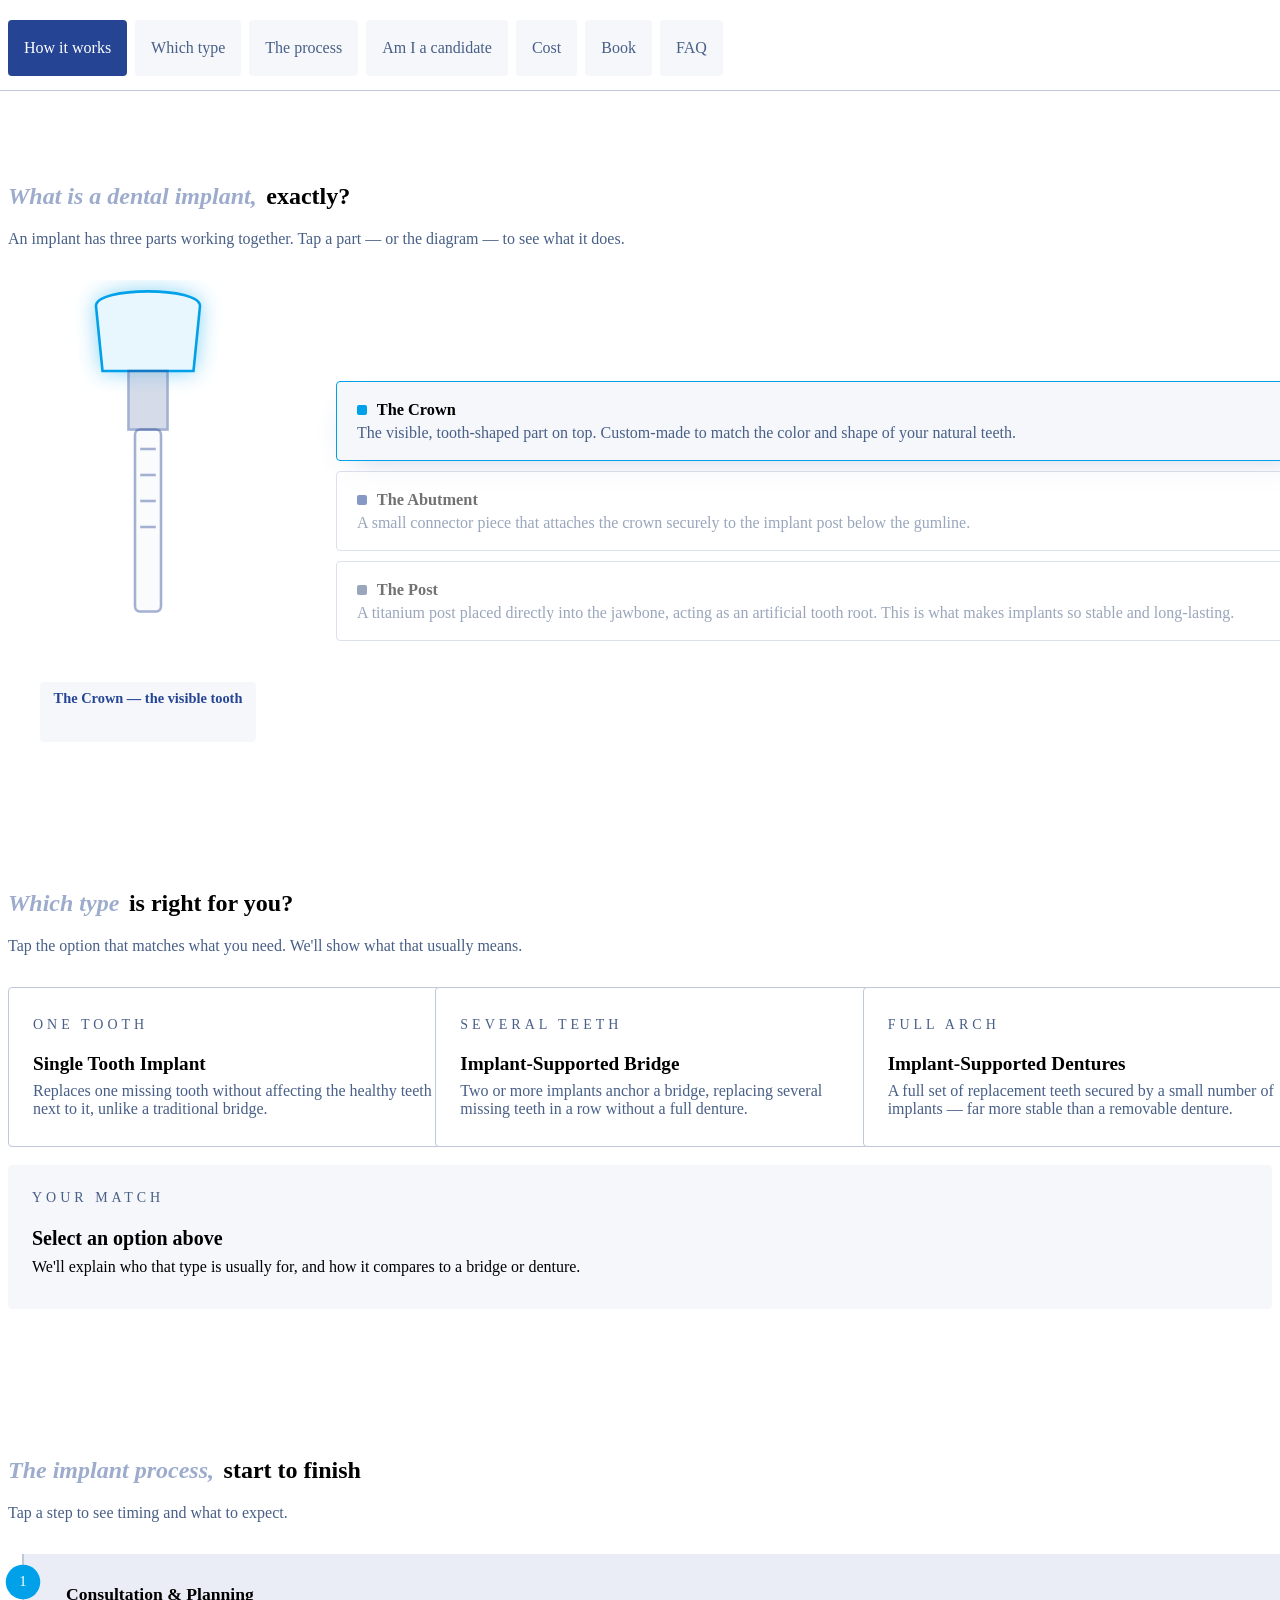
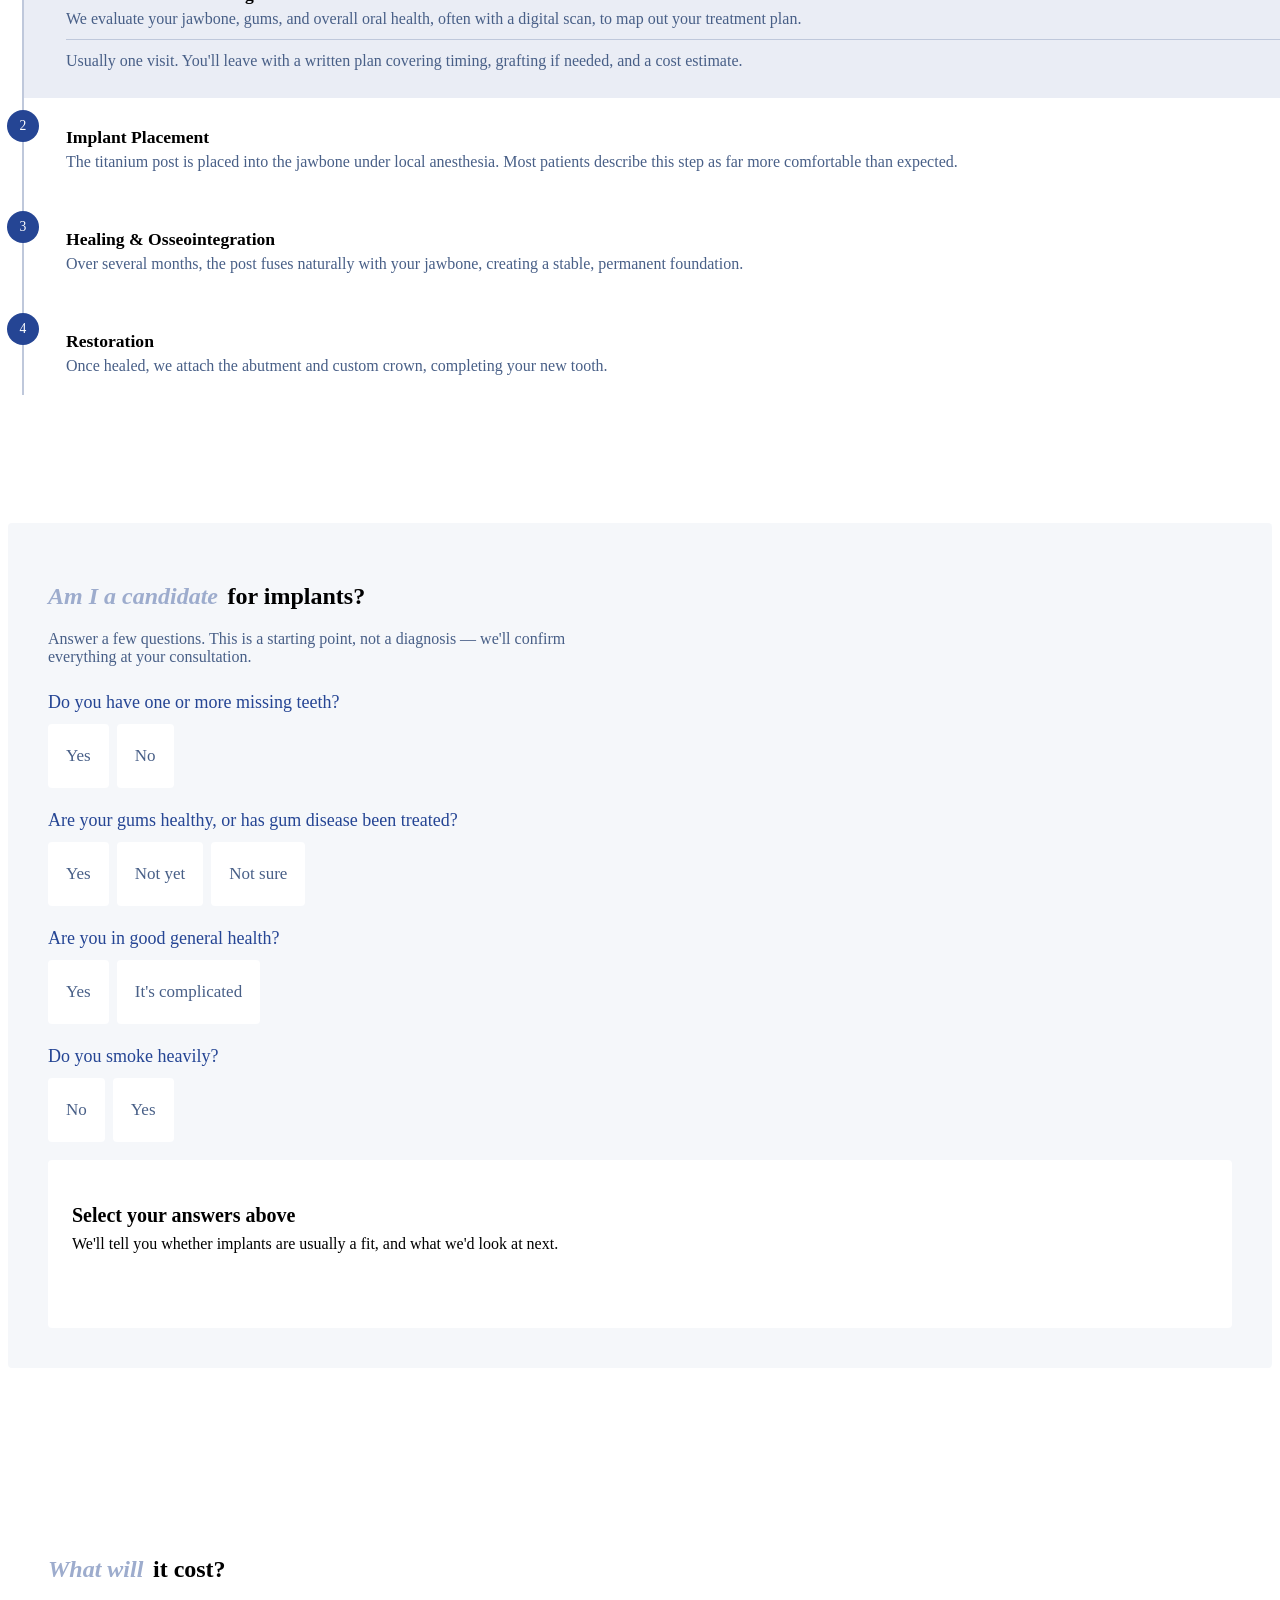
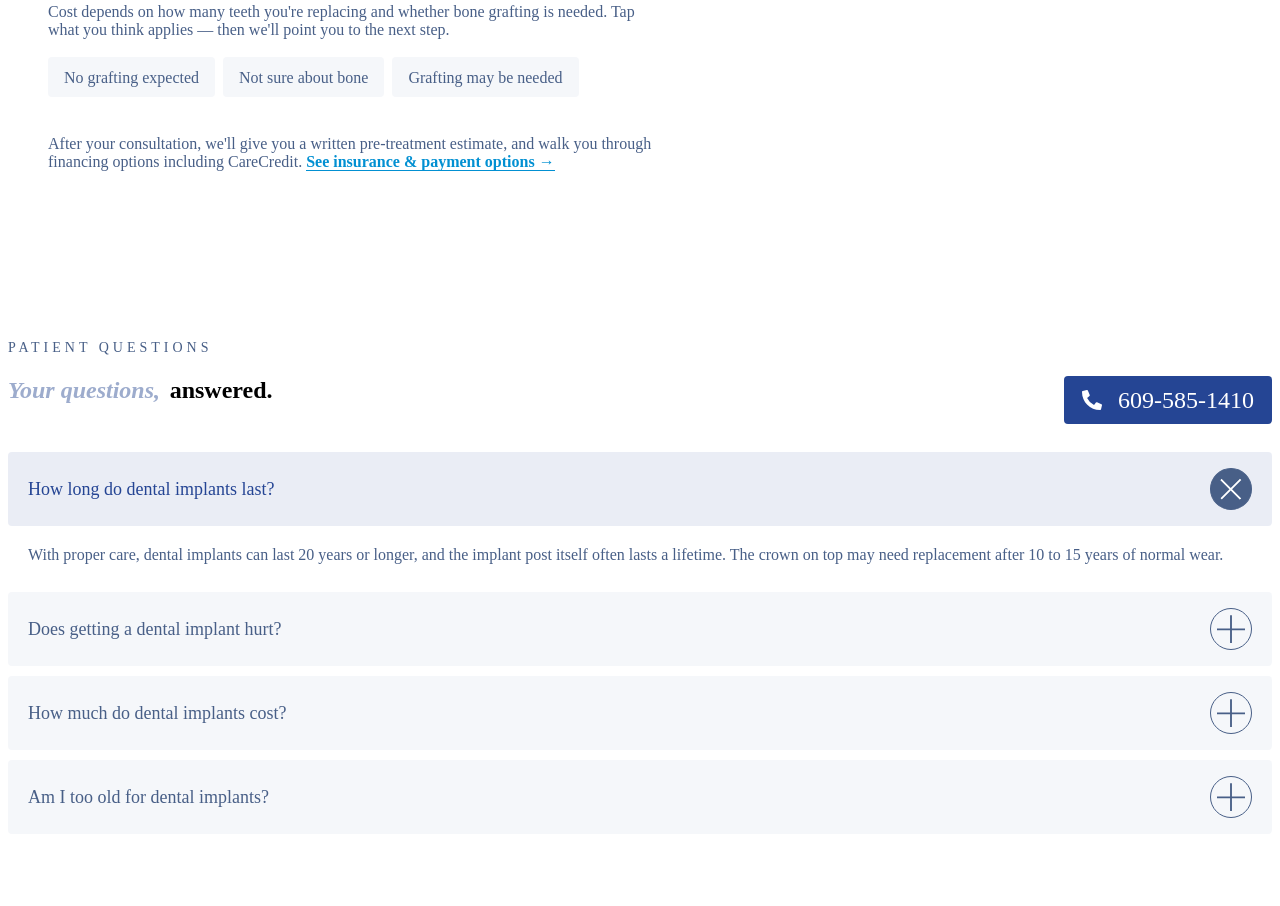
<file: wb/dental-implants.html>
<head>
<script type="application/ld+json">
{
  "@context": "https://schema.org",
  "@type": "FAQPage",
  "mainEntity": [
    {
      "@type": "Question",
      "name": "How long do dental implants last?",
      "acceptedAnswer": {
        "@type": "Answer",
        "text": "With proper care, dental implants can last 20 years or longer, and the implant post itself often lasts a lifetime. The crown on top may need replacement after 10 to 15 years of normal wear."
      }
    },
    {
      "@type": "Question",
      "name": "Does getting a dental implant hurt?",
      "acceptedAnswer": {
        "@type": "Answer",
        "text": "The placement procedure is done under local anesthesia, so you shouldn't feel pain during the procedure. Mild soreness afterward is normal and typically managed with over-the-counter pain relievers for a few days."
      }
    },
    {
      "@type": "Question",
      "name": "How much do dental implants cost?",
      "acceptedAnswer": {
        "@type": "Answer",
        "text": "Cost depends on how many teeth are being replaced and whether bone grafting is needed. We provide a written pre-treatment estimate after your consultation so you know the full cost before deciding to move forward."
      }
    },
    {
      "@type": "Question",
      "name": "Am I too old for dental implants?",
      "acceptedAnswer": {
        "@type": "Answer",
        "text": "There's no upper age limit for dental implants. What matters most is having healthy gums and enough jawbone to support the implant, which we evaluate during your consultation."
      }
    }
  ]
}
</script>

<style>
  :root{
    --bg:            #FFFFFF;
    --bg-panel:      #9daccd1a;
    --bg-open:       #9daccd36;
    --navy:          #254594;
    --navy-deep:     #01a1ea;
    --ink:           #485f87;
    --ink-soft:      #485f87;
    --line:          #bfc8db;
    --urgent:        #01a1ea;
    --urgent-dark:   #0290d2;
    --urgent-tint:   #e8f7fd;
    --gold:          #01a1ea;
    --gold-tint:     #e8f7fd;
    --white:         #FFFFFF;
    --primary:       #9daccd;

    --radius: 4px;
    --shadow: 0 12px 32px -16px rgba(37, 69, 148, 0.28);
  }


  img, svg{ max-width:100%; height:auto; }

  .title-lead{
    font-style:italic;
    font-weight:600;
    color:var(--primary);
    padding-right:.15em;
  }

  .eyebrow{
    margin:0 0 16px;
    font-size:14px;
    font-weight:300;
    line-height:18px;
    letter-spacing:4px;
    text-transform:uppercase;
    color:var(--ink);
  }


  section{
    padding:64px 0;
    scroll-margin-top:88px;
  }

  .reveal{
    opacity:0;
    transform:translateY(18px);
    transition:opacity .6s ease, transform .6s ease;
  }
  .reveal.is-visible{ opacity:1; transform:none; }

  .btn{
    display:inline-flex;
    align-items:center;
    justify-content:center;
    min-height:44px;
    padding:10px 18px;
    border-radius:4px;
    border:0;
    background:var(--navy);
    color:var(--white);
    font-size:18px;
    font-weight:500;
    line-height:24px;
    text-transform:uppercase;
    letter-spacing:.04em;
    text-decoration:none;
    cursor:pointer;
    transition:background-color .2s ease, color .2s ease;
  }
  .btn:hover,
  .btn:focus-visible{
    background:var(--gold);
    color:var(--white);
  }
  .btn:focus-visible{ outline:2px solid var(--gold); outline-offset:3px; }
  .btn-secondary{
    background:transparent;
    color:var(--navy);
    box-shadow:inset 0 0 0 1.5px currentColor;
  }
  .btn-secondary:hover,
  .btn-secondary:focus-visible{
    background:var(--gold);
    color:var(--white);
    box-shadow:none;
  }
  .hero-cta{ display:flex; flex-wrap:wrap; gap:8px; margin-top:1.4em; }

  .phone-btn{
    display:inline-flex;
    flex-shrink:0;
    align-items:center;
    gap:16px;
    padding:12px 18px;
    border-radius:4px;
    background:var(--navy);
    color:var(--white);
    font-family:var(--display);
    font-size:24px;
    font-weight:400;
    line-height:24px;
    text-decoration:none;
    text-transform:none;
    letter-spacing:0;
    transition:background-color .2s ease;
  }
  .phone-btn:hover,
  .phone-btn:focus-visible{
    background:var(--gold);
    color:var(--white);
  }
  .phone-btn:focus-visible{ outline:2px solid var(--gold); outline-offset:3px; }
  .phone-btn svg{ display:block; width:20px; height:20px; fill:currentColor; }

  .jump{
    position:sticky;
    top:0;
    z-index:50;
    display:block;
    margin:0 -24px 8px;
    padding:12px 24px 14px;
    background:rgba(255,255,255,.96);
    border-bottom:1px solid var(--line);
    backdrop-filter:blur(10px);
    -webkit-backdrop-filter:blur(10px);
  }
  .jump-inner{
    display:flex;
    flex-wrap:wrap;
    gap:8px;
  }
  .jump a{
    display:inline-flex;
    align-items:center;
    min-height:40px;
    padding:8px 16px;
    border-radius:4px;
    background:var(--bg-panel);
    color:var(--ink);
    font-family:var(--display);
    font-size:16px;
    font-weight:400;
    line-height:1.2;
    text-decoration:none;
    transition:background-color .2s ease, color .2s ease;
  }
  .jump a:hover,
  .jump a:focus-visible,
  .jump a.is-active{
    background:var(--navy);
    color:var(--white);
  }
  .jump a:focus-visible{ outline:2px solid var(--gold); outline-offset:3px; }

  .section-head{ max-width:720px; margin-bottom:2em; }
  .section-head p{ color:var(--ink-soft); margin:0; }

  .faq-head{
    display:flex;
    align-items:flex-end;
    justify-content:space-between;
    gap:24px 32px;
    margin-bottom:28px;
  }
  .faq-head .section-head{ margin-bottom:0; }
.btn a{
  text-decoration:none;
}
  /* ANATOMY */
  .anatomy-wrap{
    display:grid;
    grid-template-columns:280px 1fr;
    gap:48px;
    align-items:center;
  }

  .anatomy-stage{
    position:relative;
    display:flex;
    flex-direction:column;
    align-items:center;
    gap:12px;
  }
  .anatomy-svg{ width:100%; max-width:260px; margin:0 auto; display:block; }
  .anatomy-layer{
    cursor:pointer;
    transition:opacity .2s ease, filter .2s ease;
  }
  .anatomy-svg .anatomy-layer{ opacity:.42; }
  .anatomy-layer:hover,
  .anatomy-layer.is-active{ opacity:1; }
  .anatomy-layer.is-active{ filter:drop-shadow(0 0 8px rgba(1,161,234,.45)); }

  .anatomy-caption{
    min-height:44px;
    padding:8px 14px;
    border-radius:4px;
    background:var(--bg-panel);
    color:var(--navy);
    font-size:.9rem;
    font-weight:600;
    text-align:center;
  }

  .anatomy-list{ display:flex; flex-direction:column; gap:10px; }
  .anatomy-item{
    background:var(--white);
    border:1.5px solid var(--line);
    border-radius:var(--radius);
    padding:18px 20px;
    cursor:pointer;
    text-align:left;
    width:100%;
    color:inherit;
    transition:border-color .2s ease, box-shadow .2s ease, background .2s ease, opacity .2s ease;
  }
  .anatomy-item:hover{ border-color:var(--navy); }
  .anatomy-item.is-active{
    border-color:var(--gold);
    box-shadow:var(--shadow);
    background:var(--bg-panel);
  }
  .anatomy-item.is-dim{ opacity:.55; }
  .anatomy-item:focus-visible{ outline:2px solid var(--gold); outline-offset:3px; }
  .anatomy-item h3{ font-size:1.02rem; margin:0 0 .25em; display:flex; align-items:center; gap:.6em; }
  .anatomy-swatch{ width:10px; height:10px; border-radius:2px; flex-shrink:0; }
  .anatomy-item p{ margin:0; color:var(--ink-soft); }

  /* TYPES */
  .types-grid{
    display:grid;
    grid-template-columns:repeat(auto-fit, minmax(min(100%, 260px), 1fr));
    gap:18px;
  }
  .type-card{
    background:var(--white);
    border:1.5px solid var(--line);
    border-radius:var(--radius);
    padding:28px 24px;
    cursor:pointer;
    text-align:left;
    color:inherit;
    width:100%;
    transition:border-color .2s ease, box-shadow .2s ease, background .2s ease, opacity .2s ease;
  }
  .type-card:hover{ border-color:var(--navy); }
  .type-card.is-active{
    background:var(--navy);
    border-color:var(--navy);
  }
  .type-card.is-active .eyebrow,
  .type-card.is-active h3,
  .type-card.is-active p{ color:var(--white); }
  .type-card.is-dim{ opacity:.55; }
  .type-card:focus-visible{ outline:2px solid var(--gold); outline-offset:3px; }
  .type-card .eyebrow{ margin-bottom:.6em; }
  .type-card h3{ font-size:1.2rem; margin-bottom:.4em; }
  .type-card p{ color:var(--ink-soft); margin:0; }

  .type-result{
    margin-top:18px;
    padding:24px;
    border-radius:4px;
    background:var(--bg-panel);
    min-height:96px;
    transition:background .25s ease, color .25s ease;
  }
  .type-result.is-picked{
    background:var(--navy);
    color:var(--white);
  }
  .type-result.is-picked h3,
  .type-result.is-picked p{ color:var(--white); }
  .type-result h3{ font-size:1.25rem; margin-bottom:.4em; }
  .type-result p{ margin:0; max-width:640px; }
  .type-result .eyebrow{ margin-bottom:.5em; }
  .type-result.is-picked .eyebrow{ color:var(--primary); }

  /* PROCESS */
  .process-timeline{
    counter-reset:step;
    display:grid;
    border-left:2px solid var(--line);
    margin-left:14px;
  }
  .process-step{
    position:relative;
    padding:0 0 12px 34px;
    border:0;
    background:transparent;
    text-align:left;
    width:100%;
    color:inherit;
    cursor:pointer;
    border-radius:0 10px 10px 0;
    transition:background .2s ease;
  }
  .process-step:last-child{ padding-bottom:4px; }
  .process-step:hover,
  .process-step.is-active{ background:var(--bg-open); }
  .process-step:focus-visible{ outline:2px solid var(--gold); outline-offset:3px; }
  .process-step::before{
    counter-increment:step;
    content:counter(step);
    position:absolute; left:-17px; top:12px;
    width:32px; height:32px;
    border-radius:50%;
    background:var(--navy);
    color:var(--white);
    font-family:var(--mono);
    font-size:.85rem;
    display:flex; align-items:center; justify-content:center;
    transition:background .2s ease, transform .2s ease;
  }
  .process-step.is-active::before{
    background:var(--gold);
    transform:scale(1.08);
  }
  .process-step-inner{ padding:12px 16px 16px 8px; }
  .process-step h3{ font-size:1.1rem; margin-bottom:.3em; }
  .process-step p{ color:var(--ink-soft); margin:0; }
  .process-extra{
    max-height:0;
    overflow:hidden;
    transition:max-height .35s ease;
  }
  .process-step.is-active .process-extra{ max-height:280px; }
  .process-extra p{
    margin-top:.7em;
    padding-top:.7em;
    border-top:1px solid var(--line);
  }

  /* CANDIDATE QUIZ */
  .candidate-panel{
    background:var(--bg-panel);
    border-radius:var(--radius);
    padding:40px;
  }
  .candidate-panel h2{ font-size:1.5rem; }
  .quiz-q{
    margin:0 0 18px;
    padding:0;
    border:0;
  }
  .quiz-q legend{
    margin:0 0 8px;
    padding:0;
    font-weight:400;
    color:var(--navy);
    font-size:18px;
    line-height:28px;
  }
  .quiz-choices{ display:flex; flex-wrap:wrap; gap:8px; }
  .quiz-choice{ position:relative; display:block; margin:0; cursor:pointer; }
  .quiz-choice input{
    position:absolute;
    inset:0;
    opacity:0;
    cursor:pointer;
    margin:0;
  }
  .quiz-choice span{
    display:inline-flex;
    align-items:center;
    min-height:44px;
    padding:10px 18px;
    border-radius:4px;
    background:var(--white);
    color:var(--ink);
    font-family:var(--display);
    font-size:17px;
    line-height:1.2;
    transition:background .2s ease, color .2s ease;
  }
  .quiz-choice input:hover + span{ color:var(--navy); }
  .quiz-choice input:checked + span{
    background:var(--navy);
    color:var(--white);
  }
  .quiz-choice input:focus-visible + span{
    outline:2px solid var(--gold);
    outline-offset:3px;
  }

  .candidate-result{
    margin-top:8px;
    padding:24px;
    border-radius:4px;
    background:var(--white);
    min-height:120px;
    transition:background .25s ease, color .25s ease;
  }
  .candidate-result.is-yes{
    background:var(--navy);
    color:var(--white);
  }
  .candidate-result.is-yes h3,
  .candidate-result.is-yes p{ color:var(--white); }
  .candidate-result.is-maybe{ background:var(--gold-tint); }
  .candidate-result h3{ font-size:1.25rem; margin-bottom:.4em; }
  .candidate-result p{ margin:0 0 14px; max-width:640px; }
  .candidate-result p:last-child{ margin-bottom:0; }

  /* COST */
  .cost-note{
    border-radius:var(--radius);
    padding:40px;
  }
  .cost-note h2{ font-size:1.5rem; }
  .cost-note > p{ color:var(--ink-soft); max-width:620px; }
  .cost-toggles{ display:flex; flex-wrap:wrap; gap:8px; margin:18px 0; }
  .cost-chip{
    min-height:40px;
    padding:8px 16px;
    border-radius:4px;
    border:0;
    background:var(--bg-panel);
    color:var(--ink);
    font-family:var(--display);
    font-size:16px;
    font-weight:400;
    line-height:1.2;
    cursor:pointer;
    transition:background-color .2s ease, color .2s ease;
  }
  .cost-chip:hover{ color:var(--navy); }
  .cost-chip.is-active{
    background:var(--navy);
    color:var(--white);
  }
  .cost-chip:focus-visible{ outline:2px solid var(--gold); outline-offset:3px; }
  .cost-result{
    padding:20px 0 0;
    color:var(--ink);
    max-width:640px;
  }
  .cost-result a{
    color:var(--urgent-dark);
    font-weight:600;
    text-decoration:none;
    border-bottom:1.5px solid currentColor;
  }

  /* FAQ — matches live site accordion */
  .rs-faq__list{
    display:flex;
    flex-direction:column;
    gap:10px;
    margin:0;
    padding:0;
    list-style:none;
  }
  .rs-faq__q{
    margin:0;
    font-size:inherit;
    font-weight:inherit;
    letter-spacing:0;
  }
  .rs-faq__toggle{
    display:flex;
    align-items:center;
    justify-content:space-between;
    gap:16px;
    width:100%;
    padding:16px 20px;
    border:0;
    border-radius:4px;
    background:var(--bg-panel);
    color:var(--ink);
    font-family:var(--display);
    font-size:18px;
    font-weight:400;
    line-height:1.35;
    letter-spacing:0;
    text-align:left;
    text-transform:none;
    cursor:pointer;
    transition:background-color .2s ease, color .2s ease;
  }
  .rs-faq__toggle:hover,
  .rs-faq__toggle:focus{
    background:var(--bg-panel);
    color:var(--navy);
  }
  .rs-faq__toggle[aria-expanded="true"],
  .rs-faq__toggle[aria-expanded="true"]:hover,
  .rs-faq__toggle[aria-expanded="true"]:focus{
    background:var(--bg-open);
    color:var(--navy);
  }
  .rs-faq__toggle:focus-visible{
    outline:2px solid var(--gold);
    outline-offset:3px;
  }
  .rs-faq__question{ flex:1 1 auto; min-width:0; }
  .rs-faq__icon{
    display:grid;
    flex:0 0 28px;
    place-items:center;
    width:28px;
    height:28px;
    padding:6px;
    border:1.5px solid var(--ink);
    border-radius:50%;
    background:transparent;
    transition:transform .25s ease, background-color .15s ease;
  }
  .rs-faq__icon svg{
    display:block;
    width:100%;
    height:100%;
    fill:var(--ink);
  }
  .rs-faq__toggle[aria-expanded="true"] .rs-faq__icon{
    background:var(--ink);
    transform:rotate(45deg);
  }
  .rs-faq__toggle[aria-expanded="true"] .rs-faq__icon svg{ fill:var(--white); }
  .rs-faq__a{ padding:4px 20px 18px; }
  .rs-faq__a[hidden]{ display:none !important; }
  .rs-faq__a p{
    margin:16px 0 0;
    font-weight:400;
    color:var(--ink);
  }
  .rs-faq__a a{ color:var(--navy); text-decoration:none; }
  .rs-faq__a a:hover{ color:var(--gold); }

  /* FINAL CTA */
  .implants-final-cta{
    text-align:center;
    background:var(--navy);
    width:100%;
    margin:0;
    padding:64px 32px;
    color:var(--white);
    border-top:0;
    border-radius:var(--radius);
  }
  .implants-final-cta h2 .title-lead{ color:var(--primary); }
  .implants-final-cta p{ color:var(--primary); margin-bottom:1.5em; }
  .implants-final-cta .btn-primary{
    background:var(--gold);
    color:var(--white);
  }
  .implants-final-cta .btn-primary:hover,
  .implants-final-cta .btn-primary:focus-visible{
    background:var(--urgent-dark);
  }
  .implants-final-cta .btn-secondary{
    color:var(--white);
    box-shadow:inset 0 0 0 1.5px rgba(255,255,255,.55);
  }
  .implants-final-cta .btn-secondary:hover,
  .implants-final-cta .btn-secondary:focus-visible{
    background:var(--gold);
    color:var(--white);
    box-shadow:none;
  }
  .implants-final-cta .hero-cta{ justify-content:center; }
  .candidate-result.is-yes .btn-secondary{
    color:var(--white);
    box-shadow:inset 0 0 0 1.5px rgba(255,255,255,.55);
  }

  @media (max-width:900px){
    .page{ padding:24px 20px 0; }
    .anatomy-wrap{
      grid-template-columns:1fr;
      gap:28px;
    }
    .anatomy-svg{ max-width:200px; }
    .types-grid{ grid-template-columns:1fr; }
    .jump{
      margin-left:-20px;
      margin-right:-20px;
      padding-left:20px;
      padding-right:20px;
    }
    .faq-head{
      flex-direction:column;
      align-items:flex-start;
    }
  }

  @media (max-width:767px){
    .page{ padding:20px 16px 0; }
    section{
      padding:40px 0;
      scroll-margin-top:72px;
    }
    h1{ font-size:clamp(28px, 8vw, 36px); }
    h2{ font-size:clamp(24px, 6.5vw, 32px); }
    p, .quiz-q legend, .rs-faq__toggle, .rs-faq__a p{ font-size:18px; line-height:28px; }

    .jump{
      margin-left:-16px;
      margin-right:-16px;
      padding:10px 16px 12px;
    }
    .jump-inner{
      flex-wrap:nowrap;
      overflow-x:auto;
      -webkit-overflow-scrolling:touch;
      scrollbar-width:none;
    }
    .jump-inner::-webkit-scrollbar{ display:none; }
    .jump a{ flex:0 0 auto; white-space:nowrap; }

    .phone-btn{
      width:100%;
      justify-content:center;
      font-size:20px;
      gap:12px;
    }

    .anatomy-item,
    .type-card{ padding:16px; }
    .type-result,
    .candidate-result{ padding:18px 16px; min-height:0; }

    .process-timeline{ margin-left:10px; }
    .process-step{ padding-left:28px; }
    .process-step-inner{ padding:10px 8px 14px 4px; }

    .candidate-panel,
    .cost-note{ padding:24px 16px; }

    .quiz-choice{ flex:1 1 calc(50% - 8px); }
    .quiz-choice span{ width:100%; justify-content:center; }

    .cost-chip{ flex:1 1 auto; }

    .rs-faq__toggle{ padding:14px 16px; gap:12px; }
    .rs-faq__question{ max-width:calc(100% - 40px); }
    .rs-faq__a{ padding:0 16px 16px; }

    .hero-cta{
      flex-direction:column;
      align-items:stretch;
    }
    .hero-cta .btn,
    .candidate-result .btn{ width:100%; }

    .implants-final-cta{ padding:64px 16px; }
  }

  @media (max-width:480px){
    .page{ padding:16px 14px 0; }
    .jump{
      margin-left:-14px;
      margin-right:-14px;
      padding-left:14px;
      padding-right:14px;
    }
    section{ padding:32px 0; }
    .eyebrow{ letter-spacing:3px; }
    .quiz-choice{ flex:1 1 100%; }
    .anatomy-caption{ font-size:16px; }
  }

  @media (prefers-reduced-motion: reduce){
    *{ animation-duration:0.001ms !important; transition-duration:0.001ms !important; }
    .reveal{ opacity:1; transform:none; }
    .rs-faq__toggle,
    .rs-faq__icon,
    .phone-btn,
    .btn,
    .jump a{
      transition:none;
    }
  }
</style>
</head>
<body>

<div class="page">
  <nav class="jump" aria-label="On this page">
    <div class="jump-inner">
      <a href="#anatomy">How it works</a>
      <a href="#types">Which type</a>
      <a href="#process">The process</a>
      <a href="#candidate">Am I a candidate</a>
      <a href="#cost">Cost</a>
      <a href="#book">Book</a>
      <a href="#faq">FAQ</a>
    </div>
  </nav>

  <!-- ANATOMY -->
  <section class="reveal" id="anatomy">
    <div class="section-head">
      <h1><span class="title-lead">What is a dental implant,</span> exactly?</h1>
      <p>An implant has three parts working together. Tap a part — or the diagram — to see what it does.</p>
    </div>

    <div class="anatomy-wrap">
      <div class="anatomy-stage">
        <svg class="anatomy-svg" viewBox="0 0 200 300" xmlns="http://www.w3.org/2000/svg" role="img" aria-labelledby="anatomyCaption">
          <g class="anatomy-layer" data-layer="crown" tabindex="0" role="button" aria-label="The crown">
            <path d="M60 20 C60 5 140 5 140 20 L135 70 L65 70 Z" fill="#e8f7fd" stroke="#01a1ea" stroke-width="2"/>
          </g>
          <g class="anatomy-layer" data-layer="abutment" tabindex="0" role="button" aria-label="The abutment">
            <rect x="85" y="70" width="30" height="45" fill="#9daccd" stroke="#254594" stroke-width="2"/>
          </g>
          <g class="anatomy-layer" data-layer="post" tabindex="0" role="button" aria-label="The post">
            <rect x="90" y="115" width="20" height="140" rx="4" fill="#9daccd1a" stroke="#254594" stroke-width="2"/>
            <line x1="94" y1="130" x2="106" y2="130" stroke="#254594" stroke-width="2"/>
            <line x1="94" y1="150" x2="106" y2="150" stroke="#254594" stroke-width="2"/>
            <line x1="94" y1="170" x2="106" y2="170" stroke="#254594" stroke-width="2"/>
            <line x1="94" y1="190" x2="106" y2="190" stroke="#254594" stroke-width="2"/>
          </g>
        </svg>
        <div class="anatomy-caption" id="anatomyCaption">The Crown — the visible tooth</div>
      </div>

      <div class="anatomy-list" id="anatomyList">
        <div class="anatomy-item is-active" role="button" tabindex="0" data-layer="crown">
          <h3><span class="anatomy-swatch" style="background:#01a1ea"></span>The Crown</h3>
          <p>The visible, tooth-shaped part on top. Custom-made to match the color and shape of your natural teeth.</p>
        </div>
        <div class="anatomy-item" role="button" tabindex="0" data-layer="abutment">
          <h3><span class="anatomy-swatch" style="background:#254594"></span>The Abutment</h3>
          <p>A small connector piece that attaches the crown securely to the implant post below the gumline.</p>
        </div>
        <div class="anatomy-item" role="button" tabindex="0" data-layer="post">
          <h3><span class="anatomy-swatch" style="background:#485f87"></span>The Post</h3>
          <p>A titanium post placed directly into the jawbone, acting as an artificial tooth root. This is what makes implants so stable and long-lasting.</p>
        </div>
      </div>
    </div>
  </section>

  <!-- TYPES -->
  <section class="reveal" id="types">
    <div class="section-head">
      <h2><span class="title-lead">Which type</span> is right for you?</h2>
      <p>Tap the option that matches what you need. We'll show what that usually means.</p>
    </div>
    <div class="types-grid" id="typesGrid">
      <article class="type-card" role="button" tabindex="0" data-type="single">
        <p class="eyebrow">One Tooth</p>
        <h3>Single Tooth Implant</h3>
        <p>Replaces one missing tooth without affecting the healthy teeth next to it, unlike a traditional bridge.</p>
      </article>
      <article class="type-card" role="button" tabindex="0" data-type="bridge">
        <p class="eyebrow">Several Teeth</p>
        <h3>Implant-Supported Bridge</h3>
        <p>Two or more implants anchor a bridge, replacing several missing teeth in a row without a full denture.</p>
      </article>
      <article class="type-card" role="button" tabindex="0" data-type="arch">
        <p class="eyebrow">Full Arch</p>
        <h3>Implant-Supported Dentures</h3>
        <p>A full set of replacement teeth secured by a small number of implants — far more stable than a removable denture.</p>
      </article>
    </div>
    <div class="type-result" id="typeResult" aria-live="polite">
      <p class="eyebrow">Your match</p>
      <h3>Select an option above</h3>
      <p>We'll explain who that type is usually for, and how it compares to a bridge or denture.</p>
    </div>
  </section>

  <!-- PROCESS -->
  <section class="reveal" id="process">
    <div class="section-head">
      <h2><span class="title-lead">The implant process,</span> start to finish</h2>
      <p>Tap a step to see timing and what to expect.</p>
    </div>
    <div class="process-timeline" id="processList">
      <div class="process-step is-active" role="button" tabindex="0">
        <div class="process-step-inner">
          <h3>Consultation &amp; Planning</h3>
          <p>We evaluate your jawbone, gums, and overall oral health, often with a digital scan, to map out your treatment plan.</p>
          <div class="process-extra">
            <p>Usually one visit. You'll leave with a written plan covering timing, grafting if needed, and a cost estimate.</p>
          </div>
        </div>
      </div>
      <div class="process-step" role="button" tabindex="0">
        <div class="process-step-inner">
          <h3>Implant Placement</h3>
          <p>The titanium post is placed into the jawbone under local anesthesia. Most patients describe this step as far more comfortable than expected.</p>
          <div class="process-extra">
            <p>Typically a single appointment. Mild soreness afterward is common and usually managed with over-the-counter pain relievers.</p>
          </div>
        </div>
      </div>
      <div class="process-step" role="button" tabindex="0">
        <div class="process-step-inner">
          <h3>Healing &amp; Osseointegration</h3>
          <p>Over several months, the post fuses naturally with your jawbone, creating a stable, permanent foundation.</p>
          <div class="process-extra">
            <p>This stage usually takes 3 to 6 months. A temporary restoration can often be worn while you heal.</p>
          </div>
        </div>
      </div>
      <div class="process-step" role="button" tabindex="0">
        <div class="process-step-inner">
          <h3>Restoration</h3>
          <p>Once healed, we attach the abutment and custom crown, completing your new tooth.</p>
          <div class="process-extra">
            <p>The crown is matched to your surrounding teeth. After this visit, you can chew, speak, and smile as you would with a natural tooth.</p>
          </div>
        </div>
      </div>
    </div>
  </section>

  <!-- CANDIDATE QUIZ -->
  <section class="reveal" id="candidate">
    <div class="candidate-panel">
      <h2><span class="title-lead">Am I a candidate</span> for implants?</h2>
      <p style="color:var(--ink-soft); max-width:560px; margin:0 0 1.4em;">Answer a few questions. This is a starting point, not a diagnosis — we'll confirm everything at your consultation.</p>

      <fieldset class="quiz-q">
        <legend>Do you have one or more missing teeth?</legend>
        <div class="quiz-choices">
          <label class="quiz-choice"><input type="radio" name="q-missing" value="yes"><span>Yes</span></label>
          <label class="quiz-choice"><input type="radio" name="q-missing" value="no"><span>No</span></label>
        </div>
      </fieldset>
      <fieldset class="quiz-q">
        <legend>Are your gums healthy, or has gum disease been treated?</legend>
        <div class="quiz-choices">
          <label class="quiz-choice"><input type="radio" name="q-gums" value="yes"><span>Yes</span></label>
          <label class="quiz-choice"><input type="radio" name="q-gums" value="no"><span>Not yet</span></label>
          <label class="quiz-choice"><input type="radio" name="q-gums" value="unsure"><span>Not sure</span></label>
        </div>
      </fieldset>
      <fieldset class="quiz-q">
        <legend>Are you in good general health?</legend>
        <div class="quiz-choices">
          <label class="quiz-choice"><input type="radio" name="q-health" value="yes"><span>Yes</span></label>
          <label class="quiz-choice"><input type="radio" name="q-health" value="no"><span>It's complicated</span></label>
        </div>
      </fieldset>
      <fieldset class="quiz-q">
        <legend>Do you smoke heavily?</legend>
        <div class="quiz-choices">
          <label class="quiz-choice"><input type="radio" name="q-smoke" value="no"><span>No</span></label>
          <label class="quiz-choice"><input type="radio" name="q-smoke" value="yes"><span>Yes</span></label>
        </div>
      </fieldset>

      <div class="candidate-result" id="candidateResult" aria-live="polite">
        <h3>Select your answers above</h3>
        <p>We'll tell you whether implants are usually a fit, and what we'd look at next.</p>
      </div>
    </div>
  </section>

  <!-- COST -->
  <section class="reveal" id="cost">
    <div class="cost-note">
      <h2><span class="title-lead">What will</span> it cost?</h2>
      <p>Cost depends on how many teeth you're replacing and whether bone grafting is needed. Tap what you think applies — then we'll point you to the next step.</p>
      <div class="cost-toggles" id="costToggles">
        <button class="cost-chip" type="button" data-graft="none">No grafting expected</button>
        <button class="cost-chip" type="button" data-graft="maybe">Not sure about bone</button>
        <button class="cost-chip" type="button" data-graft="yes">Grafting may be needed</button>
      </div>
      <div class="cost-result" id="costResult" aria-live="polite">
        After your consultation, we'll give you a written pre-treatment estimate, and walk you through financing options including CareCredit. <a href="https://rsfamilydentalinc.solution21-websites.com/insurance-payment-options">See insurance &amp; payment options →</a>
      </div>
    </div>
  </section>

 

  <!-- FAQ -->
  <section class="reveal" id="faq">
    <div class="faq-head">
      <div class="section-head">
        <p class="eyebrow">Patient questions</p>
        <h2><span class="title-lead">Your questions,</span> answered.</h2>
      </div>
      <a class="phone-btn" href="tel:+16095851410" style="text-decoration:none">
        <svg aria-hidden="true" viewBox="0 0 512 512" xmlns="http://www.w3.org/2000/svg">
          <path d="M497.39 361.8l-112-48a24 24 0 0 0-28 6.9l-49.6 60.6A370.66 370.66 0 0 1 130.6 204.11l60.6-49.6a23.94 23.94 0 0 0 6.9-28l-48-112A24.16 24.16 0 0 0 122.6.61l-104 24A24 24 0 0 0 0 48c0 256.5 207.9 464 464 464a24 24 0 0 0 23.4-18.6l24-104a24.29 24.29 0 0 0-14.01-27.6z"></path>
        </svg>
        <span>609-585-1410</span>
      </a>
    </div>
    <ul class="rs-faq__list" id="faqList">
      <li class="rs-faq__item">
        <h3 class="rs-faq__q">
          <button class="rs-faq__toggle" type="button" id="faq-q-last" aria-expanded="true" aria-controls="faq-a-last">
            <span class="rs-faq__question">How long do dental implants last?</span>
            <span class="rs-faq__icon" aria-hidden="true">
              <svg viewBox="0 0 32 32" xmlns="http://www.w3.org/2000/svg"><path d="M32 15.345h-14.945v-14.945h-2.11v14.945h-14.945v2.11h14.945v14.945h2.11v-14.945h14.945z"></path></svg>
            </span>
          </button>
        </h3>
        <div class="rs-faq__a" id="faq-a-last" role="region" aria-labelledby="faq-q-last">
          <p>With proper care, dental implants can last 20 years or longer, and the implant post itself often lasts a lifetime. The crown on top may need replacement after 10 to 15 years of normal wear.</p>
        </div>
      </li>
      <li class="rs-faq__item">
        <h3 class="rs-faq__q">
          <button class="rs-faq__toggle" type="button" id="faq-q-hurt" aria-expanded="false" aria-controls="faq-a-hurt">
            <span class="rs-faq__question">Does getting a dental implant hurt?</span>
            <span class="rs-faq__icon" aria-hidden="true">
              <svg viewBox="0 0 32 32" xmlns="http://www.w3.org/2000/svg"><path d="M32 15.345h-14.945v-14.945h-2.11v14.945h-14.945v2.11h14.945v14.945h2.11v-14.945h14.945z"></path></svg>
            </span>
          </button>
        </h3>
        <div class="rs-faq__a" id="faq-a-hurt" role="region" aria-labelledby="faq-q-hurt" hidden>
          <p>The placement procedure is done under local anesthesia, so you shouldn't feel pain during the procedure. Mild soreness afterward is normal and typically managed with over-the-counter pain relievers for a few days.</p>
        </div>
      </li>
      <li class="rs-faq__item">
        <h3 class="rs-faq__q">
          <button class="rs-faq__toggle" type="button" id="faq-q-cost" aria-expanded="false" aria-controls="faq-a-cost">
            <span class="rs-faq__question">How much do dental implants cost?</span>
            <span class="rs-faq__icon" aria-hidden="true">
              <svg viewBox="0 0 32 32" xmlns="http://www.w3.org/2000/svg"><path d="M32 15.345h-14.945v-14.945h-2.11v14.945h-14.945v2.11h14.945v14.945h2.11v-14.945h14.945z"></path></svg>
            </span>
          </button>
        </h3>
        <div class="rs-faq__a" id="faq-a-cost" role="region" aria-labelledby="faq-q-cost" hidden>
          <p>Cost depends on how many teeth are being replaced and whether bone grafting is needed. We provide a written pre-treatment estimate after your consultation so you know the full cost before deciding to move forward.</p>
        </div>
      </li>
      <li class="rs-faq__item">
        <h3 class="rs-faq__q">
          <button class="rs-faq__toggle" type="button" id="faq-q-age" aria-expanded="false" aria-controls="faq-a-age">
            <span class="rs-faq__question">Am I too old for dental implants?</span>
            <span class="rs-faq__icon" aria-hidden="true">
              <svg viewBox="0 0 32 32" xmlns="http://www.w3.org/2000/svg"><path d="M32 15.345h-14.945v-14.945h-2.11v14.945h-14.945v2.11h14.945v14.945h2.11v-14.945h14.945z"></path></svg>
            </span>
          </button>
        </h3>
        <div class="rs-faq__a" id="faq-a-age" role="region" aria-labelledby="faq-q-age" hidden>
          <p>There's no upper age limit for dental implants. What matters most is having healthy gums and enough jawbone to support the implant, which we evaluate during your consultation.</p>
        </div>
      </li>
    </ul>
  </section>
</div>

<script>
  function onActivate(el, fn){
    el.addEventListener('click', fn);
    el.addEventListener('keydown', function(event){
      if(event.key === 'Enter' || event.key === ' '){
        event.preventDefault();
        fn();
      }
    });
  }

  function activateSet(items, current, activeClass, dimClass){
    items.forEach(function(item){
      var on = item === current;
      item.classList.toggle(activeClass, on);
      if(dimClass) item.classList.toggle(dimClass, Boolean(current) && !on);
    });
  }

  // Jump nav — highlight current section
  var jumpLinks = document.querySelectorAll('.jump a');
  var jumpSections = [];
  jumpLinks.forEach(function(link){
    var target = document.querySelector(link.getAttribute('href'));
    if(target) jumpSections.push({ link: link, el: target });
    link.addEventListener('click', function(){
      jumpLinks.forEach(function(other){ other.classList.remove('is-active'); });
      link.classList.add('is-active');
    });
  });
  if('IntersectionObserver' in window){
    var jumpIo = new IntersectionObserver(function(entries){
      entries.forEach(function(entry){
        if(!entry.isIntersecting) return;
        jumpLinks.forEach(function(link){
          link.classList.toggle('is-active', link.getAttribute('href') === '#' + entry.target.id);
        });
      });
    }, { rootMargin: '-88px 0px -70% 0px', threshold: 0 });
    jumpSections.forEach(function(item){ jumpIo.observe(item.el); });
  }

  // Anatomy diagram
  var anatomyItems = document.querySelectorAll('.anatomy-item');
  var anatomyLayers = document.querySelectorAll('.anatomy-svg .anatomy-layer');
  var anatomyCaption = document.getElementById('anatomyCaption');
  var anatomyCopy = {
    crown: 'The Crown — the visible tooth',
    abutment: 'The Abutment — connects crown to post',
    post: 'The Post — titanium root in the jaw'
  };

  function setActiveLayer(layerName){
    anatomyItems.forEach(function(el){
      var on = el.dataset.layer === layerName;
      el.classList.toggle('is-active', on);
      el.classList.toggle('is-dim', !on);
    });
    anatomyLayers.forEach(function(el){
      el.classList.toggle('is-active', el.dataset.layer === layerName);
    });
    if(anatomyCaption && anatomyCopy[layerName]) anatomyCaption.textContent = anatomyCopy[layerName];
  }

  anatomyItems.forEach(function(item){
    onActivate(item, function(){ setActiveLayer(item.dataset.layer); });
  });
  anatomyLayers.forEach(function(layer){
    onActivate(layer, function(){ setActiveLayer(layer.dataset.layer); });
    layer.addEventListener('mouseenter', function(){ setActiveLayer(layer.dataset.layer); });
  });
  setActiveLayer('crown');

  // Types of implants
  var typeCards = document.querySelectorAll('.type-card');
  var typeResult = document.getElementById('typeResult');
  var selectedType = '';
  var typeCopy = {
    single: {
      kicker: 'One tooth',
      title: 'A single implant keeps neighboring teeth untouched',
      body: 'Best when one tooth is missing. Unlike a traditional bridge, we do not grind down the healthy teeth on either side. After your consultation we can confirm bone volume and give you a written estimate.'
    },
    bridge: {
      kicker: 'Several teeth',
      title: 'Two implants can replace a whole gap',
      body: 'Best when several teeth in a row are missing. Fewer implants than one-per-tooth, more stable than a removable partial. We will map the span at your consult and walk through cost and timing.'
    },
    arch: {
      kicker: 'Full arch',
      title: 'A small number of implants can secure a full set',
      body: 'Best when most or all teeth in an arch need replacing. Far more stable than a removable denture. We will evaluate jawbone, grafting if needed, and financing — including CareCredit — before you decide.'
    }
  };

  function renderType(type){
    selectedType = type;
    var data = typeCopy[type];
    if(!data || !typeResult) return;
    typeResult.classList.add('is-picked');
    typeResult.innerHTML = '<p class="eyebrow">' + data.kicker + '</p><h3>' + data.title + '</h3><p>' + data.body + '</p>';
    renderCost();
  }

  typeCards.forEach(function(card){
    onActivate(card, function(){
      activateSet(typeCards, card, 'is-active', 'is-dim');
      renderType(card.dataset.type);
    });
  });

  // Process timeline
  var processSteps = document.querySelectorAll('.process-step');
  processSteps.forEach(function(step){
    onActivate(step, function(){
      activateSet(processSteps, step, 'is-active');
    });
  });

  // Candidate quiz
  var quizInputs = document.querySelectorAll('#candidate input[type="radio"]');
  var candidateResult = document.getElementById('candidateResult');

  function val(name){
    var el = document.querySelector('#candidate input[name="' + name + '"]:checked');
    return el ? el.value : '';
  }

  function renderCandidate(){
    var missing = val('q-missing');
    var gums = val('q-gums');
    var health = val('q-health');
    var smoke = val('q-smoke');
    if(!missing || !gums || !health || !smoke || !candidateResult) return;

    candidateResult.classList.remove('is-yes', 'is-maybe');

    if(missing === 'no'){
      candidateResult.classList.add('is-maybe');
      candidateResult.innerHTML = '<h3>Implants replace teeth that are already gone</h3><p>If a tooth is failing or you are considering extraction, we can still talk through whether an implant is the right next step. Book a consult and we will look at the whole picture.</p><a href="/contact-us" class="btn btn-primary">Book a Consultation</a>';
      return;
    }

    if(gums === 'no' || health === 'no' || smoke === 'yes'){
      candidateResult.classList.add('is-maybe');
      candidateResult.innerHTML = '<h3>You may still be a candidate — we need to evaluate</h3><p>Gum health, medical history, and smoking all affect implant success. None of these automatically rules you out. We treat gum disease first when needed, and we will be honest about timing and risk at your consultation.</p><a href="/contact-us" class="btn btn-primary">Book a Consultation</a>';
      return;
    }

    if(gums === 'unsure'){
      candidateResult.classList.add('is-maybe');
      candidateResult.innerHTML = '<h3>Let’s check your gums and bone first</h3><p>Most healthy adults are candidates. We will evaluate gum health and jawbone at your consult — often with a digital scan — before recommending a plan.</p><a href="/contact-us" class="btn btn-primary">Book a Consultation</a>';
      return;
    }

    candidateResult.classList.add('is-yes');
    candidateResult.innerHTML = '<h3>You look like a strong candidate</h3><p>Healthy gums, good general health, and missing teeth are the usual starting point. The last check is jawbone volume, which we confirm at your consultation with a written plan and estimate before anything is scheduled.</p><a href="/contact-us" class="btn btn-secondary">Book a Consultation</a>';
  }

  quizInputs.forEach(function(input){
    input.addEventListener('change', renderCandidate);
  });

  // Cost chips
  var costChips = document.querySelectorAll('.cost-chip');
  var costResult = document.getElementById('costResult');
  var selectedGraft = '';
  var typeLabels = { single: 'a single-tooth implant', bridge: 'an implant-supported bridge', arch: 'a full-arch restoration' };

  function renderCost(){
    if(!costResult) return;
    var typeBit = selectedType ? ' For ' + typeLabels[selectedType] + ',' : '';
    var graftBit = {
      none: ' If bone grafting is not needed, the estimate is usually simpler and treatment can move to placement sooner.',
      maybe: ' If we are unsure about bone, a scan at your consult will tell us whether grafting is part of the plan — and what that adds in time and cost.',
      yes: ' If grafting is needed, we include it in the written estimate so you see the full picture before deciding. Healing time is longer, but it creates a stable foundation.'
    };
    var extra = selectedGraft ? graftBit[selectedGraft] : ' After your consultation, we will give you a written pre-treatment estimate.';
    costResult.innerHTML = (typeBit ? typeBit.trim() : 'Cost depends on how many teeth you are replacing.') + extra + ' We will also walk you through financing, including CareCredit. <a href="https://rsfamilydentalinc.solution21-websites.com/insurance-payment-options">See insurance &amp; payment options →</a>';
  }

  costChips.forEach(function(chip){
    chip.addEventListener('click', function(){
      activateSet(costChips, chip, 'is-active');
      selectedGraft = chip.dataset.graft;
      renderCost();
    });
  });

  // FAQ accordion — same behavior as the live site
  (function(){
    var items = Array.from(document.querySelectorAll('#faqList .rs-faq__item'));
    function setExpanded(item, open){
      var toggle = item.querySelector('.rs-faq__toggle');
      var panel = item.querySelector('.rs-faq__a');
      toggle.setAttribute('aria-expanded', open ? 'true' : 'false');
      panel.hidden = !open;
    }
    function closeAll(except){
      items.forEach(function(item){
        if(item !== except) setExpanded(item, false);
      });
    }
    items.forEach(function(item){
      var toggle = item.querySelector('.rs-faq__toggle');
      toggle.addEventListener('click', function(){
        var willOpen = toggle.getAttribute('aria-expanded') !== 'true';
        closeAll(item);
        setExpanded(item, willOpen);
      });
    });
  })();

  // Scroll-reveal
  var revealEls = document.querySelectorAll('.reveal');
  if('IntersectionObserver' in window){
    var io = new IntersectionObserver(function(entries){
      entries.forEach(function(entry){
        if(entry.isIntersecting){
          entry.target.classList.add('is-visible');
          io.unobserve(entry.target);
        }
      });
    }, { threshold: 0.12 });
    revealEls.forEach(function(el){ io.observe(el); });
  } else {
    revealEls.forEach(function(el){ el.classList.add('is-visible'); });
  }
</script>

</body>
</html>
</file>
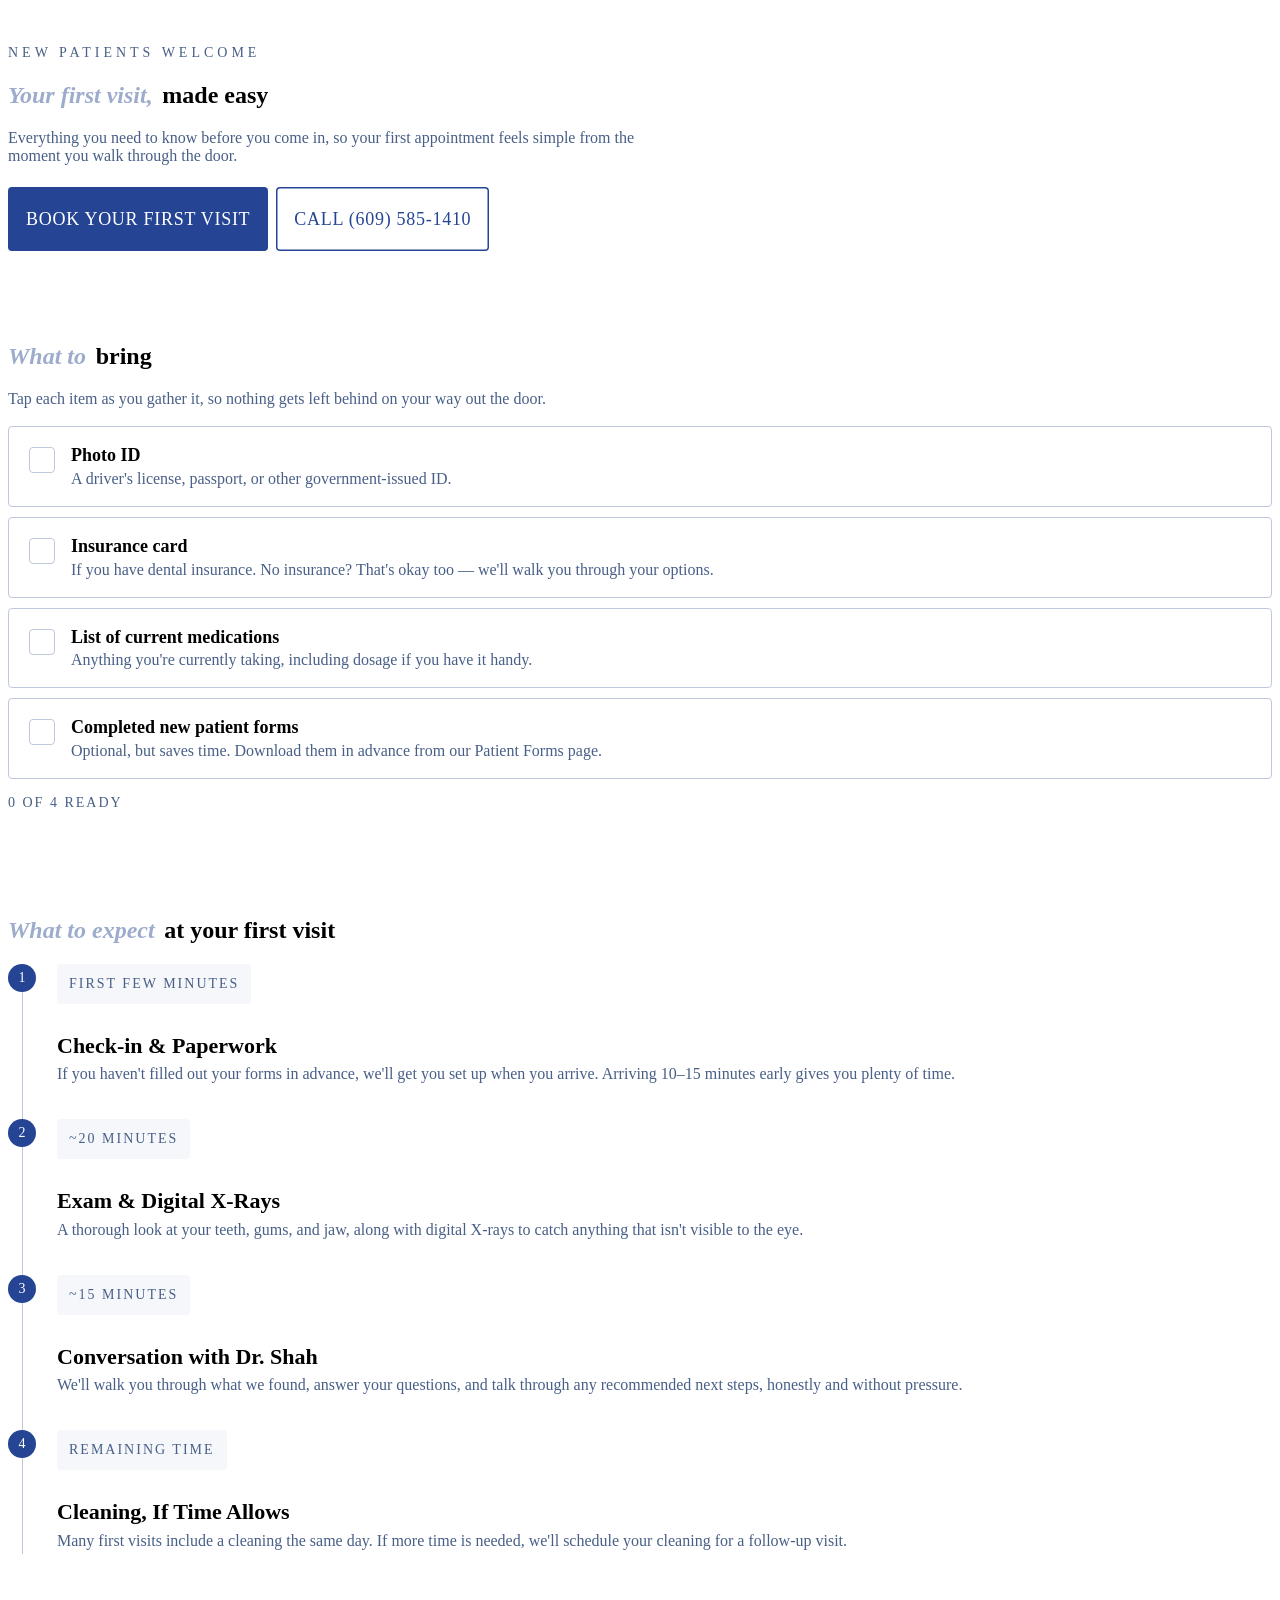
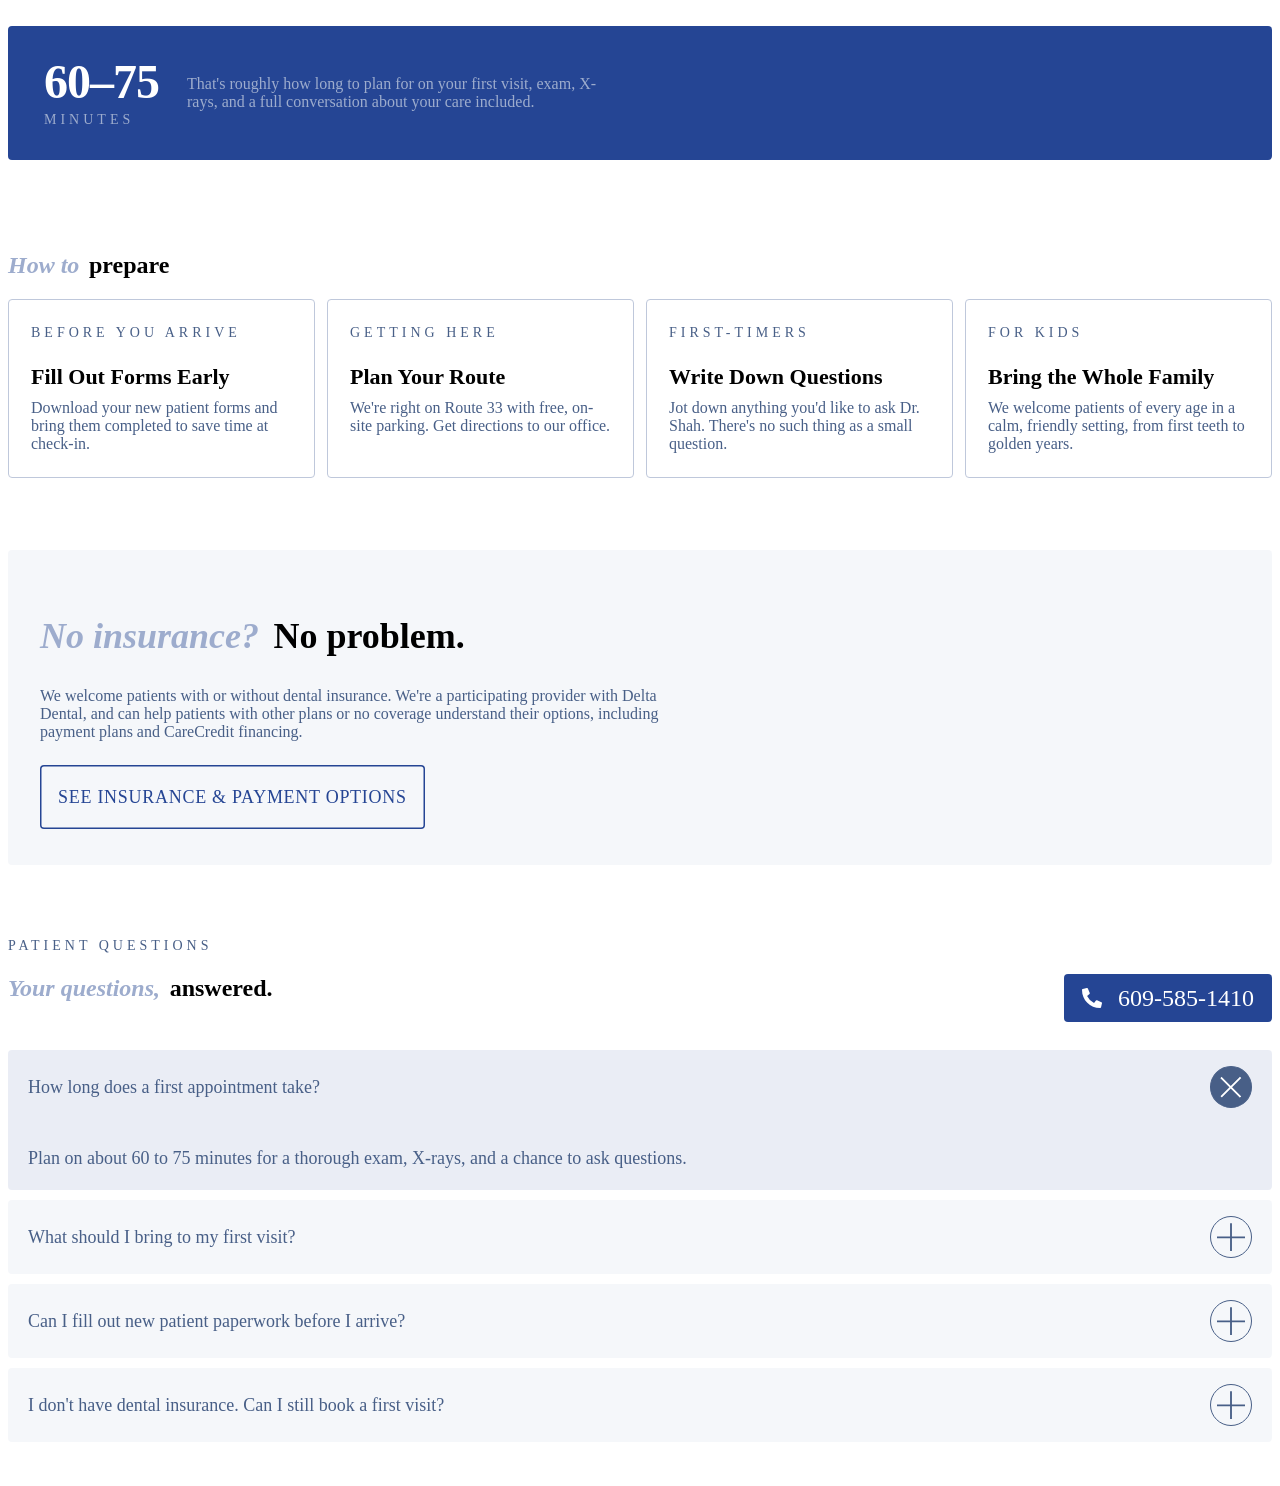
<file: wb/new-patients.html>
<head>
<script type="application/ld+json">
{
  "@context": "https://schema.org",
  "@type": "FAQPage",
  "mainEntity": [
    {
      "@type": "Question",
      "name": "How long does a first appointment take?",
      "acceptedAnswer": {
        "@type": "Answer",
        "text": "Plan on about 60 to 75 minutes for a thorough exam, X-rays, and a chance to ask questions."
      }
    },
    {
      "@type": "Question",
      "name": "What should I bring to my first visit?",
      "acceptedAnswer": {
        "@type": "Answer",
        "text": "Bring a photo ID, your insurance card if you have one, and a list of any medications you're currently taking."
      }
    },
    {
      "@type": "Question",
      "name": "Can I fill out new patient paperwork before I arrive?",
      "acceptedAnswer": {
        "@type": "Answer",
        "text": "Yes. Download and print your forms in advance from our Patient Forms page, or arrive 10 to 15 minutes early to fill them out in our office."
      }
    },
    {
      "@type": "Question",
      "name": "I don't have dental insurance. Can I still book a first visit?",
      "acceptedAnswer": {
        "@type": "Answer",
        "text": "Yes, we welcome patients with or without insurance. Visit our Insurance and Payment Options page for details on coverage, financing, and payment plans."
      }
    }
  ]
}
</script>

<style>
  :root{
    --bg:            #FFFFFF;
    --bg-panel:      #9daccd1a;
    --bg-open:       #9daccd36;
    --gold-tint:     #e8f7fd;
    --navy:          #254594;
    --navy-deep:     #01a1ea;
    --ink:           #485f87;
    --ink-soft:      #485f87;
    --line:          #bfc8db;
    --urgent:        #01a1ea;
    --urgent-dark:   #0290d2;
    --gold:          #01a1ea;
    --white:         #FFFFFF;
    --primary:       #9daccd;

    --radius: 4px;
    --shadow: 0 12px 32px -16px rgba(37, 69, 148, 0.28);
  }






  .title-lead{
    font-style:italic;
    font-weight:600;
    color:var(--primary);
    padding-right:.15em;
  }

  .eyebrow{
    margin:0 0 16px;
    font-size:14px;
    font-weight:300;
    line-height:18px;
    letter-spacing:4px;
    text-transform:uppercase;
    color:var(--ink);
  }

  section{
    padding:36px 0;
  }

  .reveal{
    opacity:0;
    transform:translateY(18px);
    transition:opacity .6s ease, transform .6s ease;
  }
  .reveal.is-visible{ opacity:1; transform:none; }

  /* BUTTONS — brand styles from dental-implants.html */
  .btn{
    display:inline-flex;
    align-items:center;
    justify-content:center;
    min-height:44px;
    padding:10px 18px;
    border-radius:4px;
    border:0;
    background:var(--navy);
    color:var(--white);
    font-family:var(--display);
    font-size:18px;
    font-weight:500;
    line-height:24px;
    text-transform:uppercase;
    letter-spacing:.04em;
    text-decoration:none !important;
    cursor:pointer;
    transition:background-color .2s ease, color .2s ease;
  }

  .btn a{
    text-decoration:none;
  }
  .btn:hover,
  .btn:focus-visible{
    background:var(--gold);
    color:var(--white);
  }
  .btn:focus-visible{ outline:2px solid var(--gold); outline-offset:3px; }
  .btn-secondary{
    background:transparent;
    color:var(--navy);
    box-shadow:inset 0 0 0 1.5px currentColor;
  }
  .btn-secondary:hover,
  .btn-secondary:focus-visible{
    background:var(--gold);
    color:var(--white);
    box-shadow:none;
  }
  .hero-cta{ display:flex; flex-wrap:wrap; gap:8px; margin-top:1.4em; }

  .phone-btn{
    display:inline-flex;
    flex-shrink:0;
    align-items:center;
    gap:16px;
    padding:12px 18px;
    border-radius:4px;
    background:var(--navy);
    color:var(--white);
    font-family:var(--display);
    font-size:24px;
    font-weight:400;
    line-height:24px;
    text-decoration:none;
    text-transform:none;
    letter-spacing:0;
    transition:background-color .2s ease;
  }
  .phone-btn:hover,
  .phone-btn:focus-visible{
    background:var(--gold);
    color:var(--white);
  }
  .phone-btn:focus-visible{ outline:2px solid var(--gold); outline-offset:3px; }
  .phone-btn svg{ display:block; width:20px; height:20px; fill:currentColor; }

  .section-head{ max-width:720px; margin-bottom:1.15em; }
  .section-head p{ color:var(--ink-soft); margin:0; }

  .faq-head{
    display:flex;
    align-items:flex-end;
    justify-content:space-between;
    gap:24px 32px;
    margin-bottom:28px;
  }
  .faq-head .section-head{ margin-bottom:0; }

  /* INTRO */
  .np-intro .lede{
    max-width:640px;
    margin:16px 0 0;
    color:var(--ink-soft);
  }

  /* CHECKLIST */
  .checklist{ display:grid; gap:10px; }
  .checklist-item{
    display:flex;
    align-items:flex-start;
    gap:16px;
    background:var(--white);
    border:1.5px solid var(--line);
    border-radius:var(--radius);
    padding:18px 20px;
    cursor:pointer;
    text-align:left;
    transition:border-color .2s ease, background .2s ease, box-shadow .2s ease;
  }
  .checklist-item:hover{ border-color:var(--navy); }
  .checklist-item.is-checked{
    border-color:var(--gold);
    background:var(--bg-panel);
    box-shadow:var(--shadow);
  }
  .checklist-item:focus-visible{ outline:2px solid var(--gold); outline-offset:3px; }
  .checklist-box{
    flex-shrink:0;
    width:24px;
    height:24px;
    margin-top:2px;
    border-radius:var(--radius);
    border:1.5px solid var(--line);
    display:flex;
    align-items:center;
    justify-content:center;
    font-size:14px;
    color:transparent;
    transition:background-color .2s ease, border-color .2s ease, color .2s ease;
  }
  .checklist-item.is-checked .checklist-box{
    background:var(--navy);
    border-color:var(--navy);
    color:var(--white);
  }
  .checklist-text h3{ font-size:18px; font-weight:600; margin:0 0 .2em; letter-spacing:0; }
  .checklist-text p{ margin:0; color:var(--ink-soft); }
  .checklist-progress{
    margin-top:16px;
    font-size:14px;
    letter-spacing:2px;
    text-transform:uppercase;
    color:var(--ink-soft);
  }

  /* TIMELINE */
  .visit-timeline{
    counter-reset:step;
    display:grid;
    border-left:1.5px solid var(--line);
    margin-left:14px;
  }
  .visit-step{ position:relative; padding:0 0 36px 34px; }
  .visit-step:last-child{ padding-bottom:4px; }
  .visit-step::before{
    counter-increment:step;
    content:counter(step);
    position:absolute;
    left:-15px;
    top:0;
    width:28px;
    height:28px;
    border-radius:50%;
    background:var(--navy);
    color:var(--white);
    font-size:14px;
    display:flex;
    align-items:center;
    justify-content:center;
  }
  .visit-step h3{ font-size:22px; margin-bottom:.3em; }
  .visit-step p{ color:var(--ink-soft); margin:0; }
  .visit-step .step-time{
    display:inline-flex;
    align-items:center;
    min-height:32px;
    margin-bottom:.5em;
    padding:4px 12px;
    border-radius:var(--radius);
    background:var(--bg-panel);
    color:var(--ink);
    font-size:14px;
    letter-spacing:2px;
    text-transform:uppercase;
  }

  /* TIME BANNER */
  .time-banner{
    background:var(--navy);
    border-radius:var(--radius);
    padding:32px 36px;
    display:flex;
    align-items:center;
    gap:28px;
    flex-wrap:wrap;
    color:var(--white);
  }
  .time-banner .big-num{
    font-size:48px;
    font-weight:600;
    line-height:1;
    letter-spacing:-1px;
  }
  .time-banner .label{
    margin-top:6px;
    font-size:14px;
    font-weight:300;
    letter-spacing:4px;
    text-transform:uppercase;
    color:var(--primary);
  }
  .time-banner p{ margin:0; color:var(--primary); max-width:420px; }

  /* PREPARE */
  .prepare-grid{
    display:grid;
    grid-template-columns:repeat(auto-fit, minmax(min(100%, 240px), 1fr));
    gap:12px;
  }
  .prepare-card{
    background:var(--white);
    border:1.5px solid var(--line);
    border-radius:var(--radius);
    padding:24px 22px;
  }
  .prepare-card .eyebrow{ margin-bottom:.6em; }
  .prepare-card h3{ font-size:22px; margin-bottom:.4em; }
  .prepare-card p{ color:var(--ink-soft); margin:0; }

  /* INSURANCE NOTE */
  .insurance-note{
    background:var(--bg-panel);
    border-radius:var(--radius);
    padding:36px 32px;
  }
  .insurance-note h2{ font-size:clamp(28px, 3vw, 36px); }
  .insurance-note p{ color:var(--ink-soft); max-width:640px; }
  .insurance-note .btn{ margin-top:8px; }

  /* FAQ */
  .rs-faq button,
  .rs-faq button:hover,
  .rs-faq button:focus,
  .rs-faq button:focus-visible,
  .rs-faq button:active{
    appearance:none;
    -webkit-appearance:none;
    border:0;
    box-shadow:none;
    text-decoration:none;
    background-image:none;
  }
  .rs-faq__list{
    display:flex;
    flex-direction:column;
    gap:10px;
    margin:0;
    padding:0;
    list-style:none;
  }
  .rs-faq__item{
    border-radius:4px;
    background:var(--bg-panel);
    transition:background-color .2s ease;
  }
  .rs-faq__item:has(.rs-faq__toggle[aria-expanded="true"]){
    background:var(--bg-open);
  }
  .rs-faq__item:hover,
  .rs-faq__item:has(.rs-faq__toggle:focus-visible){
    background:var(--gold-tint);
  }
  .rs-faq__q{
    margin:0;
    font-size:18px;
    font-weight:400;
    letter-spacing:0;
  }
  .rs-faq__toggle{
    display:flex;
    align-items:center;
    justify-content:space-between;
    gap:16px;
    width:100%;
    padding:16px 20px;
    border:0;
    border-radius:4px;
    background:transparent;
    background-color:transparent;
    color:var(--ink);
    font-family:var(--display);
    font-size:18px;
    font-weight:400;
    line-height:28px;
    letter-spacing:0;
    text-transform:none;
    text-decoration:none;
    text-align:left;
    cursor:pointer;
    transition:color .2s ease;
  }
  .rs-faq button.rs-faq__toggle,
  .rs-faq button.rs-faq__toggle:hover,
  .rs-faq button.rs-faq__toggle:focus,
  .rs-faq button.rs-faq__toggle:focus-visible,
  .rs-faq button.rs-faq__toggle:active{
    background:transparent;
    background-color:transparent;
    background-image:none;
    color:var(--ink);
    text-decoration:none;
  }
  .rs-faq .rs-faq__item:hover button.rs-faq__toggle,
  .rs-faq .rs-faq__item:hover button.rs-faq__toggle:hover,
  .rs-faq .rs-faq__item:hover button.rs-faq__toggle:focus,
  .rs-faq button.rs-faq__toggle:hover,
  .rs-faq button.rs-faq__toggle:focus,
  .rs-faq button.rs-faq__toggle:focus-visible,
  .rs-faq button.rs-faq__toggle:active{
    background:#e8f7fd;
    background-color:#e8f7fd;
    color:var(--navy);
    text-decoration:none;
  }
  .rs-faq__toggle[aria-expanded="true"]{ color:var(--navy); }
  .rs-faq__toggle:focus-visible{ outline:2px solid var(--gold); outline-offset:3px; }
  .rs-faq__question{
    flex:1 1 auto;
    min-width:0;
    font-size:18px;
    line-height:28px;
  }
  .rs-faq__icon{
    display:grid;
    flex:0 0 28px;
    place-items:center;
    width:28px;
    height:28px;
    padding:6px;
    border:1.5px solid var(--ink);
    border-radius:50%;
    background:transparent;
    transition:transform .25s ease, background-color .15s ease;
  }
  .rs-faq__icon svg{ display:block; width:100%; height:100%; fill:var(--ink); }
  .rs-faq__toggle[aria-expanded="true"] .rs-faq__icon{
    background:var(--ink);
    transform:rotate(45deg);
  }
  .rs-faq__toggle[aria-expanded="true"] .rs-faq__icon svg{ fill:var(--white); }
  .rs-faq__a{ padding:4px 20px 18px; }
  .rs-faq__a[hidden]{ display:none !important; }
  .rs-faq__a p{
    margin:16px 0 0;
    color:var(--ink);
    font-size:18px;
    font-weight:400;
    line-height:28px;
  }
  .rs-faq__a a{ color:var(--navy); text-decoration:none; }
  .rs-faq__a a:hover{ color:var(--gold); }

  @media (max-width:900px){
    .page{ padding:0 20px; }
    .faq-head{
      flex-direction:column;
      align-items:flex-start;
    }
  }

  @media (max-width:767px){
    .page{ padding:0 16px; }
    section{ padding:24px 0; }
    h1{ font-size:clamp(28px, 8vw, 36px); }
    h2{ font-size:clamp(24px, 6.5vw, 32px); }

    .phone-btn{
      width:100%;
      justify-content:center;
      font-size:20px;
      gap:12px;
    }

    .hero-cta{
      flex-direction:column;
      align-items:stretch;
    }
    .hero-cta .btn{ width:100%; }

    .checklist-item,
    .prepare-card,
    .insurance-note{ padding:16px; }
    .time-banner{ padding:24px 16px; }
    .rs-faq__toggle{ padding:14px 16px; gap:12px; }
    .rs-faq__question{ max-width:calc(100% - 40px); }
    .rs-faq__a{ padding:0 16px 16px; }
  }

  @media (max-width:480px){
    .page{ padding:0 14px; }
    section{ padding:20px 0; }
    .eyebrow{ letter-spacing:3px; }
  }

  @media (prefers-reduced-motion: reduce){
    *{ animation-duration:0.001ms !important; transition-duration:0.001ms !important; }
    .reveal{ opacity:1; transform:none; }
    .rs-faq__item,
    .rs-faq__toggle,
    .rs-faq__icon,
    .phone-btn,
    .btn{
      transition:none;
    }
  }
</style>
</head>
<body>

<div class="page">
  <section class="np-intro">
    <p class="eyebrow">New patients welcome</p>
    <h1><span class="title-lead">Your first visit,</span> made easy</h1>
    <p class="lede">Everything you need to know before you come in, so your first appointment feels simple from the moment you walk through the door.</p>
    <div class="hero-cta">
      <a href="/contact-us" class="btn btn-primary">Book Your First Visit</a>
      <a href="tel:+16095851410" class="btn btn-secondary">Call (609) 585-1410</a>
    </div>
  </section>

  <section class="reveal" id="bring">
    <div class="section-head">
      <h2><span class="title-lead">What to</span> bring</h2>
      <p>Tap each item as you gather it, so nothing gets left behind on your way out the door.</p>
    </div>

    <div class="checklist" id="bringChecklist">
      <div class="checklist-item" role="button" tabindex="0">
        <span class="checklist-box" aria-hidden="true">✓</span>
        <div class="checklist-text">
          <h3>Photo ID</h3>
          <p>A driver's license, passport, or other government-issued ID.</p>
        </div>
      </div>
      <div class="checklist-item" role="button" tabindex="0">
        <span class="checklist-box" aria-hidden="true">✓</span>
        <div class="checklist-text">
          <h3>Insurance card</h3>
          <p>If you have dental insurance. No insurance? That's okay too — we'll walk you through your options.</p>
        </div>
      </div>
      <div class="checklist-item" role="button" tabindex="0">
        <span class="checklist-box" aria-hidden="true">✓</span>
        <div class="checklist-text">
          <h3>List of current medications</h3>
          <p>Anything you're currently taking, including dosage if you have it handy.</p>
        </div>
      </div>
      <div class="checklist-item" role="button" tabindex="0">
        <span class="checklist-box" aria-hidden="true">✓</span>
        <div class="checklist-text">
          <h3>Completed new patient forms</h3>
          <p>Optional, but saves time. Download them in advance from our Patient Forms page.</p>
        </div>
      </div>
    </div>
    <p class="checklist-progress" id="checklistProgress">0 of 4 ready</p>
  </section>

  <section class="reveal" id="expect">
    <div class="section-head">
      <h2><span class="title-lead">What to expect</span> at your first visit</h2>
    </div>
    <div class="visit-timeline">
      <div class="visit-step">
        <span class="step-time">First few minutes</span>
        <h3>Check-in &amp; Paperwork</h3>
        <p>If you haven't filled out your forms in advance, we'll get you set up when you arrive. Arriving 10–15 minutes early gives you plenty of time.</p>
      </div>
      <div class="visit-step">
        <span class="step-time">~20 minutes</span>
        <h3>Exam &amp; Digital X-Rays</h3>
        <p>A thorough look at your teeth, gums, and jaw, along with digital X-rays to catch anything that isn't visible to the eye.</p>
      </div>
      <div class="visit-step">
        <span class="step-time">~15 minutes</span>
        <h3>Conversation with Dr. Shah</h3>
        <p>We'll walk you through what we found, answer your questions, and talk through any recommended next steps, honestly and without pressure.</p>
      </div>
      <div class="visit-step">
        <span class="step-time">Remaining time</span>
        <h3>Cleaning, If Time Allows</h3>
        <p>Many first visits include a cleaning the same day. If more time is needed, we'll schedule your cleaning for a follow-up visit.</p>
      </div>
    </div>
  </section>

  <section class="reveal">
    <div class="time-banner">
      <div>
        <div class="big-num">60–75</div>
        <div class="label">Minutes</div>
      </div>
      <p>That's roughly how long to plan for on your first visit, exam, X-rays, and a full conversation about your care included.</p>
    </div>
  </section>

  <section class="reveal" id="prepare">
    <div class="section-head">
      <h2><span class="title-lead">How to</span> prepare</h2>
    </div>
    <div class="prepare-grid">
      <div class="prepare-card">
        <p class="eyebrow">Before you arrive</p>
        <h3>Fill Out Forms Early</h3>
        <p>Download your new patient forms and bring them completed to save time at check-in.</p>
      </div>
      <div class="prepare-card">
        <p class="eyebrow">Getting here</p>
        <h3>Plan Your Route</h3>
        <p>We're right on Route 33 with free, on-site parking. Get directions to our office.</p>
      </div>
      <div class="prepare-card">
        <p class="eyebrow">First-timers</p>
        <h3>Write Down Questions</h3>
        <p>Jot down anything you'd like to ask Dr. Shah. There's no such thing as a small question.</p>
      </div>
      <div class="prepare-card">
        <p class="eyebrow">For kids</p>
        <h3>Bring the Whole Family</h3>
        <p>We welcome patients of every age in a calm, friendly setting, from first teeth to golden years.</p>
      </div>
    </div>
  </section>

  <section class="reveal" id="insurance">
    <div class="insurance-note">
      <h2><span class="title-lead">No insurance?</span> No problem.</h2>
      <p>We welcome patients with or without dental insurance. We're a participating provider with Delta Dental, and can help patients with other plans or no coverage understand their options, including payment plans and CareCredit financing.</p>
      <a href="/insurance-payment-options" class="btn btn-secondary">See insurance &amp; payment options</a>
    </div>
  </section>

  <section class="reveal rs-faq" id="faq">
    <div class="faq-head">
      <div class="section-head">
        <p class="eyebrow">Patient questions</p>
        <h2><span class="title-lead">Your questions,</span> answered.</h2>
      </div>
      <a class="phone-btn" href="tel:+16095851410" style="text-decoration:none">
        <svg aria-hidden="true" viewBox="0 0 512 512" xmlns="http://www.w3.org/2000/svg">
          <path d="M497.39 361.8l-112-48a24 24 0 0 0-28 6.9l-49.6 60.6A370.66 370.66 0 0 1 130.6 204.11l60.6-49.6a23.94 23.94 0 0 0 6.9-28l-48-112A24.16 24.16 0 0 0 122.6.61l-104 24A24 24 0 0 0 0 48c0 256.5 207.9 464 464 464a24 24 0 0 0 23.4-18.6l24-104a24.29 24.29 0 0 0-14.01-27.6z"></path>
        </svg>
        <span>609-585-1410</span>
      </a>
    </div>
    <ul class="rs-faq__list" id="faqList">
      <li class="rs-faq__item">
        <h3 class="rs-faq__q">
          <button class="rs-faq__toggle" type="button" id="faq-q-length" aria-expanded="true" aria-controls="faq-a-length">
            <span class="rs-faq__question">How long does a first appointment take?</span>
            <span class="rs-faq__icon" aria-hidden="true">
              <svg viewBox="0 0 32 32" xmlns="http://www.w3.org/2000/svg"><path d="M32 15.345h-14.945v-14.945h-2.11v14.945h-14.945v2.11h14.945v14.945h2.11v-14.945h14.945z"></path></svg>
            </span>
          </button>
        </h3>
        <div class="rs-faq__a" id="faq-a-length" role="region" aria-labelledby="faq-q-length">
          <p>Plan on about 60 to 75 minutes for a thorough exam, X-rays, and a chance to ask questions.</p>
        </div>
      </li>
      <li class="rs-faq__item">
        <h3 class="rs-faq__q">
          <button class="rs-faq__toggle" type="button" id="faq-q-bring" aria-expanded="false" aria-controls="faq-a-bring">
            <span class="rs-faq__question">What should I bring to my first visit?</span>
            <span class="rs-faq__icon" aria-hidden="true">
              <svg viewBox="0 0 32 32" xmlns="http://www.w3.org/2000/svg"><path d="M32 15.345h-14.945v-14.945h-2.11v14.945h-14.945v2.11h14.945v14.945h2.11v-14.945h14.945z"></path></svg>
            </span>
          </button>
        </h3>
        <div class="rs-faq__a" id="faq-a-bring" role="region" aria-labelledby="faq-q-bring" hidden>
          <p>Bring a photo ID, your insurance card if you have one, and a list of any medications you're currently taking.</p>
        </div>
      </li>
      <li class="rs-faq__item">
        <h3 class="rs-faq__q">
          <button class="rs-faq__toggle" type="button" id="faq-q-forms" aria-expanded="false" aria-controls="faq-a-forms">
            <span class="rs-faq__question">Can I fill out new patient paperwork before I arrive?</span>
            <span class="rs-faq__icon" aria-hidden="true">
              <svg viewBox="0 0 32 32" xmlns="http://www.w3.org/2000/svg"><path d="M32 15.345h-14.945v-14.945h-2.11v14.945h-14.945v2.11h14.945v14.945h2.11v-14.945h14.945z"></path></svg>
            </span>
          </button>
        </h3>
        <div class="rs-faq__a" id="faq-a-forms" role="region" aria-labelledby="faq-q-forms" hidden>
          <p>Yes. Download and print your forms in advance from our <a href="/patient-forms">Patient Forms</a> page, or arrive 10 to 15 minutes early to fill them out in our office.</p>
        </div>
      </li>
      <li class="rs-faq__item">
        <h3 class="rs-faq__q">
          <button class="rs-faq__toggle" type="button" id="faq-q-insurance" aria-expanded="false" aria-controls="faq-a-insurance">
            <span class="rs-faq__question">I don't have dental insurance. Can I still book a first visit?</span>
            <span class="rs-faq__icon" aria-hidden="true">
              <svg viewBox="0 0 32 32" xmlns="http://www.w3.org/2000/svg"><path d="M32 15.345h-14.945v-14.945h-2.11v14.945h-14.945v2.11h14.945v14.945h2.11v-14.945h14.945z"></path></svg>
            </span>
          </button>
        </h3>
        <div class="rs-faq__a" id="faq-a-insurance" role="region" aria-labelledby="faq-q-insurance" hidden>
          <p>Yes, we welcome patients with or without insurance. Visit our <a href="/insurance-payment-options">Insurance and Payment Options</a> page for details on coverage, financing, and payment plans.</p>
        </div>
      </li>
    </ul>
  </section>
</div>

<script>
  function onActivate(el, fn){
    el.addEventListener('click', fn);
    el.addEventListener('keydown', function(event){
      if(event.key === 'Enter' || event.key === ' '){
        event.preventDefault();
        fn();
      }
    });
  }

  var checklistItems = document.querySelectorAll('#bringChecklist .checklist-item');
  var progressLabel = document.getElementById('checklistProgress');

  function updateProgress(){
    var checked = document.querySelectorAll('#bringChecklist .checklist-item.is-checked').length;
    progressLabel.textContent = checked + ' of ' + checklistItems.length + ' ready';
  }

  checklistItems.forEach(function(item){
    onActivate(item, function(){
      item.classList.toggle('is-checked');
      updateProgress();
    });
  });

  (function(){
    var items = Array.from(document.querySelectorAll('#faqList .rs-faq__item'));
    function setExpanded(item, open){
      var toggle = item.querySelector('.rs-faq__toggle');
      var panel = item.querySelector('.rs-faq__a');
      toggle.setAttribute('aria-expanded', open ? 'true' : 'false');
      panel.hidden = !open;
    }
    function closeAll(except){
      items.forEach(function(item){
        if(item !== except) setExpanded(item, false);
      });
    }
    items.forEach(function(item){
      var toggle = item.querySelector('.rs-faq__toggle');
      toggle.addEventListener('click', function(){
        var willOpen = toggle.getAttribute('aria-expanded') !== 'true';
        closeAll(item);
        setExpanded(item, willOpen);
      });
    });
  })();

  var revealEls = document.querySelectorAll('.reveal');
  if('IntersectionObserver' in window){
    var io = new IntersectionObserver(function(entries){
      entries.forEach(function(entry){
        if(entry.isIntersecting){
          entry.target.classList.add('is-visible');
          io.unobserve(entry.target);
        }
      });
    }, { threshold: 0.12 });
    revealEls.forEach(function(el){ io.observe(el); });
  } else {
    revealEls.forEach(function(el){ el.classList.add('is-visible'); });
  }
</script>

</body>
</html>
</file>
